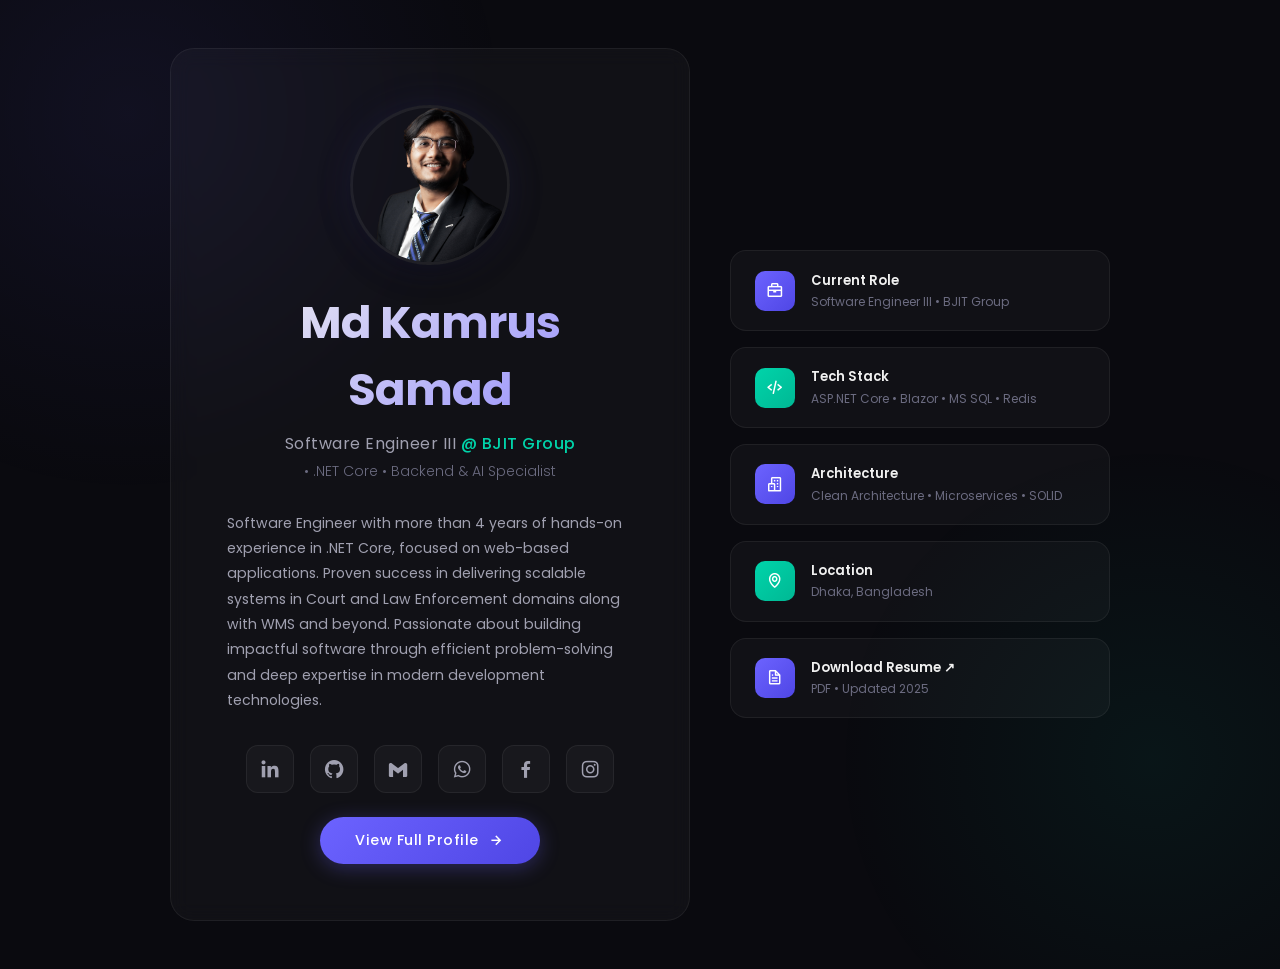
<file: index.html>
<!DOCTYPE html>
<html lang="en">
<head>
    <meta charset="UTF-8">
    <meta name="viewport" content="width=device-width, initial-scale=1.0">
    <meta name="description" content="Md Kamrus Samad - Software Engineer specializing in .NET Core, ASP.NET, and scalable web applications.">
    <link rel="icon" type="image/png" href="./assets/img/ic3.png">
    <link href="https://unpkg.com/boxicons@2.1.4/css/boxicons.min.css" rel="stylesheet">
    <link rel="stylesheet" href="./assets/css/mainNameCSS.css">
    <title>Md Kamrus Samad</title>
</head>
<body>
    <!-- Background Effects -->
    <div class="landing-bg"></div>

    <div class="landing-container">
        <!-- Hero Card -->
        <div class="hero-card">
            <div class="hero-avatar">
                <img src="./assets/img/perfil.png" alt="Md Kamrus Samad">
            </div>

            <h1 class="hero-name">Md Kamrus Samad</h1>
            <p class="hero-title">Software Engineer III <span>@ BJIT Group</span></p>
            <p class="hero-subtitle">&bull; .NET Core &bull; Backend & AI Specialist</p>

            <p class="hero-about">
                Software Engineer with more than 4 years of hands-on experience in .NET Core, focused on web-based applications.
                Proven success in delivering scalable systems in Court and Law Enforcement domains along with WMS and beyond.
                Passionate about building impactful software through efficient problem-solving and deep expertise in modern development technologies.
            </p>

            <!-- Social Links -->
            <div class="project-section-social">
                <a href="https://www.linkedin.com/in/md-kamrus-samad-4363aa15b/" class="social-symbol" target="_blank" title="LinkedIn">
                    <i class='bx bxl-linkedin'></i>
                </a>
                <a href="https://github.com/KsLimon" class="social-symbol" target="_blank" title="GitHub">
                    <i class='bx bxl-github'></i>
                </a>
                <a href="mailto:kslimon41@gmail.com" class="social-symbol" target="_blank" title="Email">
                    <i class='bx bxl-gmail'></i>
                </a>
                <a href="https://wa.me/01709447040" class="social-symbol" target="_blank" title="WhatsApp">
                    <i class='bx bxl-whatsapp'></i>
                </a>
                <a href="https://www.facebook.com/ks.limon.9" class="social-symbol" target="_blank" title="Facebook">
                    <i class='bx bxl-facebook'></i>
                </a>
                <a href="https://www.instagram.com/ks_limon/" class="social-symbol" target="_blank" title="Instagram">
                    <i class='bx bxl-instagram'></i>
                </a>
            </div>

            <!-- CTA -->
            <a href="./Profile/index.html" class="view-profile-btn">
                View Full Profile <i class='bx bx-right-arrow-alt'></i>
            </a>
        </div>

        <!-- Info Cards -->
        <div class="info-cards">
            <div class="info-card">
                <div class="info-card-icon">
                    <i class='bx bx-briefcase'></i>
                </div>
                <div class="info-card-content">
                    <h3>Current Role</h3>
                    <p>Software Engineer III &bull; BJIT Group</p>
                </div>
            </div>

            <div class="info-card">
                <div class="info-card-icon accent">
                    <i class='bx bx-code-alt'></i>
                </div>
                <div class="info-card-content">
                    <h3>Tech Stack</h3>
                    <p>ASP.NET Core &bull; Blazor &bull; MS SQL &bull; Redis</p>
                </div>
            </div>

            <div class="info-card">
                <div class="info-card-icon">
                    <i class='bx bx-buildings'></i>
                </div>
                <div class="info-card-content">
                    <h3>Architecture</h3>
                    <p>Clean Architecture &bull; Microservices &bull; SOLID</p>
                </div>
            </div>

            <div class="info-card">
                <div class="info-card-icon accent">
                    <i class='bx bx-map'></i>
                </div>
                <div class="info-card-content">
                    <h3>Location</h3>
                    <p>Dhaka, Bangladesh</p>
                </div>
            </div>
            
                <a href="./assets/img/Md Kamrus Samad.pdf" target="_blank" style="color: inherit; text-decoration: none;">
            <div class="info-card">
                <div class="info-card-icon">
                    <i class='bx bx-file'></i>
                </div>
                <div class="info-card-content">
                    <h3>Download Resume &nearr;</h3>
                    <p>PDF &bull; Updated 2025</p>
                </div>
            </div>
            </a>
        </div>
    </div>
</body>
</html>
</file>
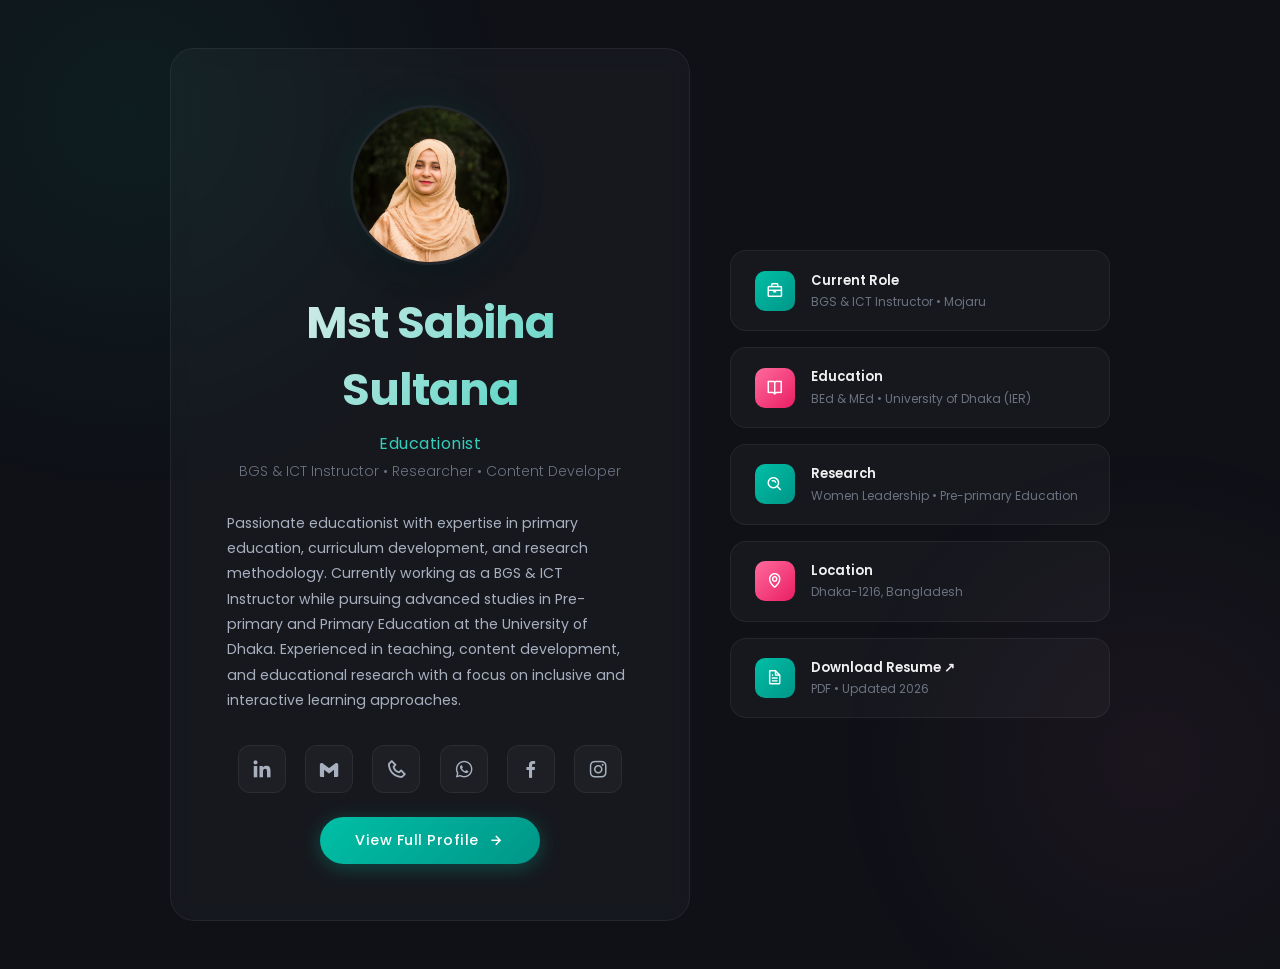
<file: sabiha/index.html>
<!DOCTYPE html>
<html lang="en">
<head>
    <meta charset="UTF-8">
    <meta name="viewport" content="width=device-width, initial-scale=1.0">
    <meta name="description" content="Mst Sabiha Sultana - Educationist | Researcher | Content Developer">
    <link rel="icon" type="image/png" href="./assets/img/perfil.jpg">
    <link href="https://unpkg.com/boxicons@2.1.4/css/boxicons.min.css" rel="stylesheet">
    <link rel="stylesheet" href="./assets/css/mainNameCSS.css">
    <title>Mst Sabiha Sultana</title>
</head>
<body>
    <div class="landing-bg"></div>

    <div class="landing-container">
        <div class="hero-card">
            <div class="hero-avatar">
                <img src="./assets/img/perfil.jpg" alt="Mst Sabiha Sultana">
            </div>

            <h1 class="hero-name">Mst Sabiha Sultana</h1>
            <p class="hero-title">Educationist</p>
            <p class="hero-subtitle">BGS &amp; ICT Instructor &bull; Researcher &bull; Content Developer</p>

            <p class="hero-about">
                Passionate educationist with expertise in primary education, curriculum development, and research methodology.
                Currently working as a BGS &amp; ICT Instructor while pursuing advanced studies in Pre-primary and Primary Education
                at the University of Dhaka. Experienced in teaching, content development, and educational research with a focus on
                inclusive and interactive learning approaches.
            </p>

            <div class="social-links">
                <a href="https://www.linkedin.com/in/mst-sabiha-sultana" class="social-link" target="_blank" title="LinkedIn">
                    <i class='bx bxl-linkedin'></i>
                </a>
                <a href="mailto:sstonni12@gmail.com" class="social-link" target="_blank" title="Email">
                    <i class='bx bxl-gmail'></i>
                </a>
                <a href="tel:+8801790283286" class="social-link" target="_blank" title="Phone">
                    <i class='bx bx-phone'></i>
                </a>
                <a href="https://wa.me/8801790283286" class="social-link" target="_blank" title="WhatsApp">
                    <i class='bx bxl-whatsapp'></i>
                </a>
                <a href="https://www.facebook.com/ss.tonni.9" class="social-link" target="_blank" title="Facebook">
                    <i class='bx bxl-facebook'></i>
                </a>
                <a href="https://www.instagram.com/s_s_tonni" class="social-link" target="_blank" title="Instagram">
                    <i class='bx bxl-instagram'></i>
                </a>
            </div>

            <a href="./Profile/index.html" class="view-profile-btn">
                View Full Profile <i class='bx bx-right-arrow-alt'></i>
            </a>
        </div>

        <div class="info-cards">
            <div class="info-card">
                <div class="info-card-icon">
                    <i class='bx bx-briefcase'></i>
                </div>
                <div class="info-card-content">
                    <h3>Current Role</h3>
                    <p>BGS &amp; ICT Instructor &bull; Mojaru</p>
                </div>
            </div>

            <div class="info-card">
                <div class="info-card-icon accent">
                    <i class='bx bx-book-open'></i>
                </div>
                <div class="info-card-content">
                    <h3>Education</h3>
                    <p>BEd &amp; MEd &bull; University of Dhaka (IER)</p>
                </div>
            </div>

            <div class="info-card">
                <div class="info-card-icon">
                    <i class='bx bx-search-alt'></i>
                </div>
                <div class="info-card-content">
                    <h3>Research</h3>
                    <p>Women Leadership &bull; Pre-primary Education</p>
                </div>
            </div>

            <div class="info-card">
                <div class="info-card-icon accent">
                    <i class='bx bx-map'></i>
                </div>
                <div class="info-card-content">
                    <h3>Location</h3>
                    <p>Dhaka-1216, Bangladesh</p>
                </div>
            </div>
            <a href="./assets/img/CV_MstSabihaSultana.pdf" target="_blank" style="color: inherit; text-decoration: none;">
            <div class="info-card">
                <div class="info-card-icon">
                    <i class='bx bx-file'></i>
                </div>
                <div class="info-card-content">
                    <h3>Download Resume &nearr;</h3>
                    <p>PDF &bull; Updated 2026</p>
                </div>
            </div>
            </a>
        </div>
    </div>
</body>
</html>
</file>
<file: assets/css/mainNameCSS.css>
@import url("https://fonts.googleapis.com/css2?family=Poppins:wght@300;400;500;600;700;800&display=swap");

/* ===== Landing Page Styles ===== */
:root {
  --primary: #6C63FF;
  --primary-light: #8B83FF;
  --primary-dark: #4F46E5;
  --accent: #00D4AA;
  --accent-alt: #FF6B9D;
  --bg-dark: #0a0a0f;
  --bg-card: rgba(255, 255, 255, 0.03);
  --bg-card-hover: rgba(255, 255, 255, 0.06);
  --text-primary: #f0f0f0;
  --text-secondary: #a0a0b0;
  --text-muted: #6b6b80;
  --border-color: rgba(255, 255, 255, 0.06);
}

* {
  margin: 0;
  padding: 0;
  box-sizing: border-box;
}

body {
  font-family: 'Poppins', sans-serif;
  background-color: var(--bg-dark);
  min-height: 100vh;
  overflow-x: hidden;
  color: var(--text-primary);
}

/* ===== Background Effects ===== */
.landing-bg {
  position: fixed;
  top: 0;
  left: 0;
  width: 100%;
  height: 100%;
  z-index: 0;
  pointer-events: none;
}

.landing-bg::before {
  content: '';
  position: absolute;
  top: -30%;
  left: -20%;
  width: 60vw;
  height: 60vw;
  border-radius: 50%;
  background: radial-gradient(circle, rgba(108, 99, 255, 0.08) 0%, transparent 70%);
  animation: pulse-glow 8s ease-in-out infinite;
}

.landing-bg::after {
  content: '';
  position: absolute;
  bottom: -20%;
  right: -15%;
  width: 50vw;
  height: 50vw;
  border-radius: 50%;
  background: radial-gradient(circle, rgba(0, 212, 170, 0.06) 0%, transparent 70%);
  animation: pulse-glow 10s ease-in-out infinite reverse;
}

@keyframes pulse-glow {
  0%, 100% { transform: scale(1); opacity: 0.6; }
  50% { transform: scale(1.15); opacity: 1; }
}

/* ===== Main Layout ===== */
.landing-container {
  position: relative;
  z-index: 1;
  min-height: 100vh;
  display: flex;
  flex-direction: column;
  align-items: center;
  justify-content: center;
  padding: 2rem 1.5rem;
  gap: 2rem;
}

/* ===== Hero Card ===== */
.hero-card {
  width: 100%;
  max-width: 600px;
  background: var(--bg-card);
  border: 1px solid var(--border-color);
  border-radius: 24px;
  padding: 2.5rem 2rem;
  text-align: center;
  backdrop-filter: blur(10px);
  -webkit-backdrop-filter: blur(10px);
  transition: all 0.4s ease;
  animation: fadeInUp 0.8s ease forwards;
}

.hero-card:hover {
  background: var(--bg-card-hover);
  border-color: rgba(108, 99, 255, 0.15);
  box-shadow: 0 20px 60px rgba(0, 0, 0, 0.3),
              0 0 80px rgba(108, 99, 255, 0.05);
  transform: translateY(-4px);
}

/* ===== Profile Image ===== */
.hero-avatar {
  width: 130px;
  height: 130px;
  margin: 0 auto 1.5rem;
  border-radius: 50%;
  border: 3px solid var(--border-color);
  overflow: hidden;
  box-shadow: 0 0 40px rgba(108, 99, 255, 0.1),
              0 10px 30px rgba(0, 0, 0, 0.3);
  transition: all 0.4s ease;
}

.hero-avatar:hover {
  border-color: var(--primary);
  box-shadow: 0 0 60px rgba(108, 99, 255, 0.2),
              0 10px 30px rgba(0, 0, 0, 0.4);
  transform: scale(1.05);
}

.hero-avatar img {
  width: 100%;
  height: 100%;
  object-fit: cover;
}

/* ===== Name & Title ===== */
.hero-name {
  font-size: clamp(1.8rem, 5vw, 2.8rem);
  font-weight: 700;
  letter-spacing: -1px;
  margin-bottom: 0.5rem;
  background: linear-gradient(135deg, var(--text-primary), var(--primary-light));
  -webkit-background-clip: text;
  -webkit-text-fill-color: transparent;
  background-clip: text;
}

.hero-title {
  font-size: clamp(0.85rem, 2.5vw, 1rem);
  font-weight: 400;
  color: var(--text-secondary);
  margin-bottom: 0.3rem;
  letter-spacing: 0.5px;
}

.hero-title span {
  color: var(--accent);
  font-weight: 500;
}

.hero-subtitle {
  font-size: clamp(0.75rem, 2vw, 0.88rem);
  font-weight: 300;
  color: var(--text-muted);
  margin-bottom: 1.8rem;
}

.hero-subtitle span {
  color: var(--accent);
  font-weight: 500;
}

/* ===== About Summary ===== */
.hero-about {
  font-size: 0.88rem;
  line-height: 1.8;
  color: var(--text-secondary);
  margin-bottom: 2rem;
  text-align: left;
  padding: 0 0.5rem;
}

/* ===== Social Links ===== */
.project-section-social {
  display: flex;
  gap: 1.2rem;
  justify-content: center;
  flex-wrap: wrap;
  margin-bottom: 1.5rem;
}

.social-symbol {
  display: flex;
  align-items: center;
  justify-content: center;
  width: 44px;
  height: 44px;
  border-radius: 12px;
  background: var(--bg-card);
  border: 1px solid var(--border-color);
  font-size: 1.3rem;
  text-decoration: none;
  color: var(--text-secondary);
  transition: all 0.3s ease;
}

.social-symbol:hover {
  background: var(--bg-card-hover);
  border-color: var(--primary);
  color: var(--primary-light);
  transform: translateY(-3px);
  box-shadow: 0 8px 20px rgba(108, 99, 255, 0.15);
}

/* ===== View Profile Button ===== */
.view-profile-btn {
  display: inline-flex;
  align-items: center;
  gap: 0.5rem;
  background: linear-gradient(135deg, var(--primary), var(--primary-dark));
  color: #fff;
  padding: 0.8rem 2.2rem;
  border-radius: 50px;
  font-weight: 500;
  font-size: 0.9rem;
  text-decoration: none;
  letter-spacing: 0.5px;
  transition: all 0.3s ease;
  box-shadow: 0 4px 20px rgba(108, 99, 255, 0.3);
}

.view-profile-btn:hover {
  transform: translateY(-3px);
  box-shadow: 0 10px 30px rgba(108, 99, 255, 0.5);
}

.view-profile-btn i {
  font-size: 1.1rem;
  transition: transform 0.3s ease;
}

.view-profile-btn:hover i {
  transform: translateX(4px);
}

/* ===== Info Cards ===== */
.info-cards {
  width: 100%;
  max-width: 600px;
  display: grid;
  grid-template-columns: 1fr;
  gap: 1rem;
  animation: fadeInUp 1s ease forwards;
  animation-delay: 0.2s;
  opacity: 0;
}

.info-card {
  background: var(--bg-card);
  border: 1px solid var(--border-color);
  border-radius: 16px;
  padding: 1.2rem 1.5rem;
  display: flex;
  align-items: center;
  gap: 1rem;
  transition: all 0.3s ease;
}

.info-card:hover {
  background: var(--bg-card-hover);
  border-color: rgba(108, 99, 255, 0.15);
  transform: translateX(6px);
  box-shadow: 0 4px 20px rgba(0, 0, 0, 0.2);
}

.info-card-icon {
  width: 40px;
  height: 40px;
  border-radius: 10px;
  background: linear-gradient(135deg, var(--primary), var(--primary-dark));
  display: flex;
  align-items: center;
  justify-content: center;
  font-size: 1.1rem;
  color: #fff;
  flex-shrink: 0;
}

.info-card-icon.accent {
  background: linear-gradient(135deg, var(--accent), #00B894);
}

.info-card-content h3 {
  font-size: 0.82rem;
  font-weight: 600;
  color: var(--text-primary);
  margin-bottom: 0.15rem;
}

.info-card-content p {
  font-size: 0.75rem;
  color: var(--text-muted);
}

/* ===== Footer ===== */
.landing-footer {
  position: absolute;
  bottom: 1.5rem;
  text-align: center;
  font-size: 0.75rem;
  color: var(--text-muted);
  opacity: 0.6;
}

/* ===== Animations ===== */
@keyframes fadeInUp {
  from {
    opacity: 0;
    transform: translateY(30px);
  }
  to {
    opacity: 1;
    transform: translateY(0);
  }
}

@keyframes shimmer {
  0% { background-position: -200% center; }
  100% { background-position: 200% center; }
}

/* ===== Responsive ===== */
@media (min-width: 768px) {
  .landing-container {
    flex-direction: row;
    flex-wrap: wrap;
    justify-content: center;
    gap: 2.5rem;
    padding: 3rem;
  }

  .hero-card {
    max-width: 480px;
    padding: 3rem 2.5rem;
  }

  .hero-avatar {
    width: 150px;
    height: 150px;
  }

  .info-cards {
    max-width: 340px;
    grid-template-columns: 1fr;
  }

  .project-section-social {
    gap: 1rem;
  }

  .social-symbol {
    width: 48px;
    height: 48px;
    font-size: 1.4rem;
  }
}

@media (min-width: 1024px) {
  .hero-card {
    max-width: 520px;
    padding: 3.5rem 3rem;
  }

  .info-cards {
    max-width: 380px;
  }

  .hero-avatar {
    width: 160px;
    height: 160px;
  }
}

/* ===== Scrollbar (if page scrolls) ===== */
::-webkit-scrollbar {
  width: 6px;
}

::-webkit-scrollbar-track {
  background: var(--bg-dark);
}

::-webkit-scrollbar-thumb {
  background: var(--primary-dark);
  border-radius: 3px;
}

::selection {
  background: rgba(108, 99, 255, 0.3);
  color: #fff;
}
</file>
<file: sabiha/assets/css/mainNameCSS.css>
@import url("https://fonts.googleapis.com/css2?family=Poppins:wght@300;400;500;600;700;800&display=swap");

:root {
  --primary: #00BFA6;
  --primary-light: #33CFBA;
  --primary-dark: #009688;
  --accent: #FF6B9D;
  --bg-dark: #0f1117;
  --bg-card: rgba(255, 255, 255, 0.03);
  --bg-card-hover: rgba(255, 255, 255, 0.06);
  --text-primary: #f0f0f0;
  --text-secondary: #a8b0c0;
  --text-muted: #6b7280;
  --border-color: rgba(255, 255, 255, 0.06);
}

* {
  margin: 0;
  padding: 0;
  box-sizing: border-box;
}

body {
  font-family: 'Poppins', sans-serif;
  background-color: var(--bg-dark);
  min-height: 100vh;
  overflow-x: hidden;
  color: var(--text-primary);
}

.landing-bg {
  position: fixed;
  top: 0;
  left: 0;
  width: 100%;
  height: 100%;
  z-index: 0;
  pointer-events: none;
}

.landing-bg::before {
  content: '';
  position: absolute;
  top: -30%;
  left: -20%;
  width: 60vw;
  height: 60vw;
  border-radius: 50%;
  background: radial-gradient(circle, rgba(0, 191, 166, 0.07) 0%, transparent 70%);
  animation: pulse-glow 8s ease-in-out infinite;
}

.landing-bg::after {
  content: '';
  position: absolute;
  bottom: -20%;
  right: -15%;
  width: 50vw;
  height: 50vw;
  border-radius: 50%;
  background: radial-gradient(circle, rgba(255, 107, 157, 0.05) 0%, transparent 70%);
  animation: pulse-glow 10s ease-in-out infinite reverse;
}

@keyframes pulse-glow {
  0%, 100% { transform: scale(1); opacity: 0.6; }
  50% { transform: scale(1.15); opacity: 1; }
}

.landing-container {
  position: relative;
  z-index: 1;
  min-height: 100vh;
  display: flex;
  flex-direction: column;
  align-items: center;
  justify-content: center;
  padding: 2rem 1.5rem;
  gap: 2rem;
}

.hero-card {
  width: 100%;
  max-width: 600px;
  background: var(--bg-card);
  border: 1px solid var(--border-color);
  border-radius: 24px;
  padding: 2.5rem 2rem;
  text-align: center;
  backdrop-filter: blur(10px);
  -webkit-backdrop-filter: blur(10px);
  transition: all 0.4s ease;
  animation: fadeInUp 0.8s ease forwards;
}

.hero-card:hover {
  background: var(--bg-card-hover);
  border-color: rgba(0, 191, 166, 0.15);
  box-shadow: 0 20px 60px rgba(0, 0, 0, 0.3),
              0 0 80px rgba(0, 191, 166, 0.05);
  transform: translateY(-4px);
}

.hero-avatar {
  width: 140px;
  height: 140px;
  margin: 0 auto 1.5rem;
  border-radius: 50%;
  border: 3px solid var(--border-color);
  overflow: hidden;
  box-shadow: 0 0 40px rgba(0, 191, 166, 0.1),
              0 10px 30px rgba(0, 0, 0, 0.3);
  transition: all 0.4s ease;
}

.hero-avatar:hover {
  border-color: var(--primary);
  box-shadow: 0 0 60px rgba(0, 191, 166, 0.2),
              0 10px 30px rgba(0, 0, 0, 0.4);
  transform: scale(1.05);
}

.hero-avatar img {
  width: 100%;
  height: 100%;
  object-fit: cover;
}

.hero-name {
  font-size: clamp(1.8rem, 5vw, 2.8rem);
  font-weight: 700;
  letter-spacing: -1px;
  margin-bottom: 0.5rem;
  background: linear-gradient(135deg, var(--text-primary), var(--primary-light));
  -webkit-background-clip: text;
  -webkit-text-fill-color: transparent;
  background-clip: text;
}

.hero-title {
  font-size: clamp(0.85rem, 2.5vw, 1rem);
  font-weight: 400;
  color: var(--primary-light);
  margin-bottom: 0.3rem;
  letter-spacing: 0.5px;
}

.hero-subtitle {
  font-size: clamp(0.75rem, 2vw, 0.88rem);
  font-weight: 300;
  color: var(--text-muted);
  margin-bottom: 1.8rem;
}

.hero-about {
  font-size: 0.88rem;
  line-height: 1.8;
  color: var(--text-secondary);
  margin-bottom: 2rem;
  text-align: left;
  padding: 0 0.5rem;
}

.social-links {
  display: flex;
  gap: 1.2rem;
  justify-content: center;
  flex-wrap: wrap;
  margin-bottom: 1.5rem;
}

.social-link {
  display: flex;
  align-items: center;
  justify-content: center;
  width: 44px;
  height: 44px;
  border-radius: 12px;
  background: var(--bg-card);
  border: 1px solid var(--border-color);
  font-size: 1.3rem;
  text-decoration: none;
  color: var(--text-secondary);
  transition: all 0.3s ease;
}

.social-link:hover {
  background: var(--bg-card-hover);
  border-color: var(--primary);
  color: var(--primary-light);
  transform: translateY(-3px);
  box-shadow: 0 8px 20px rgba(0, 191, 166, 0.15);
}

.view-profile-btn {
  display: inline-flex;
  align-items: center;
  gap: 0.5rem;
  background: linear-gradient(135deg, var(--primary), var(--primary-dark));
  color: #fff;
  padding: 0.8rem 2.2rem;
  border-radius: 50px;
  font-weight: 500;
  font-size: 0.9rem;
  text-decoration: none;
  letter-spacing: 0.5px;
  transition: all 0.3s ease;
  box-shadow: 0 4px 20px rgba(0, 191, 166, 0.3);
}

.view-profile-btn:hover {
  transform: translateY(-3px);
  box-shadow: 0 10px 30px rgba(0, 191, 166, 0.5);
}

.view-profile-btn i {
  font-size: 1.1rem;
  transition: transform 0.3s ease;
}

.view-profile-btn:hover i {
  transform: translateX(4px);
}

.info-cards {
  width: 100%;
  max-width: 600px;
  display: grid;
  grid-template-columns: 1fr;
  gap: 1rem;
  animation: fadeInUp 1s ease forwards;
  animation-delay: 0.2s;
  opacity: 0;
}

.info-card {
  background: var(--bg-card);
  border: 1px solid var(--border-color);
  border-radius: 16px;
  padding: 1.2rem 1.5rem;
  display: flex;
  align-items: center;
  gap: 1rem;
  transition: all 0.3s ease;
}

.info-card:hover {
  background: var(--bg-card-hover);
  border-color: rgba(0, 191, 166, 0.15);
  transform: translateX(6px);
  box-shadow: 0 4px 20px rgba(0, 0, 0, 0.2);
}

.info-card-icon {
  width: 40px;
  height: 40px;
  border-radius: 10px;
  background: linear-gradient(135deg, var(--primary), var(--primary-dark));
  display: flex;
  align-items: center;
  justify-content: center;
  font-size: 1.1rem;
  color: #fff;
  flex-shrink: 0;
}

.info-card-icon.accent {
  background: linear-gradient(135deg, var(--accent), #e91e63);
}

.info-card-content h3 {
  font-size: 0.82rem;
  font-weight: 600;
  color: var(--text-primary);
  margin-bottom: 0.15rem;
}

.info-card-content p {
  font-size: 0.75rem;
  color: var(--text-muted);
}

@keyframes fadeInUp {
  from { opacity: 0; transform: translateY(30px); }
  to { opacity: 1; transform: translateY(0); }
}

@media (min-width: 768px) {
  .landing-container {
    flex-direction: row;
    flex-wrap: wrap;
    justify-content: center;
    gap: 2.5rem;
    padding: 3rem;
  }

  .hero-card {
    max-width: 480px;
    padding: 3rem 2.5rem;
  }

  .hero-avatar {
    width: 150px;
    height: 150px;
  }

  .info-cards {
    max-width: 340px;
  }

  .social-link {
    width: 48px;
    height: 48px;
    font-size: 1.4rem;
  }
}

@media (min-width: 1024px) {
  .hero-card {
    max-width: 520px;
    padding: 3.5rem 3rem;
  }

  .info-cards {
    max-width: 380px;
  }

  .hero-avatar {
    width: 160px;
    height: 160px;
  }
}

::-webkit-scrollbar {
  width: 6px;
}

::-webkit-scrollbar-track {
  background: var(--bg-dark);
}

::-webkit-scrollbar-thumb {
  background: var(--primary-dark);
  border-radius: 3px;
}

::selection {
  background: rgba(0, 191, 166, 0.3);
  color: #fff;
}
</file>
